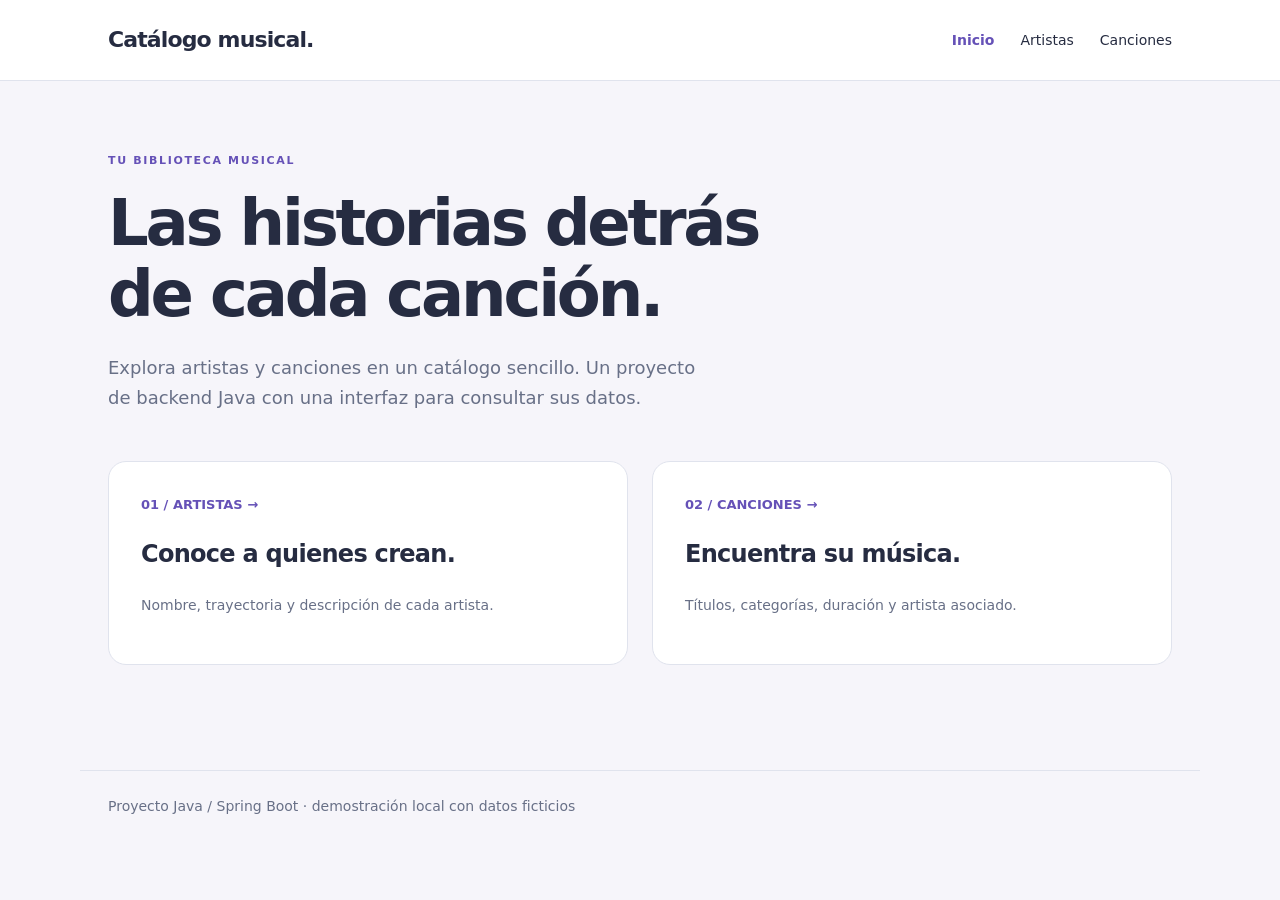
<file: src/main/resources/static/index.html>
<!doctype html>
<html lang="es">
  <head>
    <meta charset="utf-8" />
    <meta name="viewport" content="width=device-width,initial-scale=1" />
    <title>Inicio · Catálogo musical</title>
    <link rel="stylesheet" href="css/catalog.css" />
  </head>
  <body>
    <header>
      <nav aria-label="Navegación principal">
        <a class="brand" href="index.html"
          >Catálogo musical<span aria-hidden="true">.</span></a
        ><a href="index.html" aria-current="page">Inicio</a
        ><a href="artist.html">Artistas</a><a href="song.html">Canciones</a>
      </nav>
    </header>
    <main>
      <p class="eyebrow">TU BIBLIOTECA MUSICAL</p>
      <h1>Las historias detrás de cada canción.</h1>
      <p class="lead">
        Explora artistas y canciones en un catálogo sencillo. Un proyecto de
        backend Java con una interfaz para consultar sus datos.
      </p>
      <div class="catalog-links">
        <a href="artist.html"
          ><span>01 / ARTISTAS →</span>
          <h2>Conoce a quienes crean.</h2>
          <p>Nombre, trayectoria y descripción de cada artista.</p></a
        ><a href="song.html"
          ><span>02 / CANCIONES →</span>
          <h2>Encuentra su música.</h2>
          <p>Títulos, categorías, duración y artista asociado.</p></a
        >
      </div>
    </main>
    <footer>
      Proyecto Java / Spring Boot · demostración local con datos ficticios
    </footer>
  </body>
</html>
</file>
<file: src/main/resources/static/css/catalog.css>
:root {
  --ink: #262c41;
  --muted: #687087;
  --accent: #6551b7;
  --line: #e0e3ed;
  --paper: #f6f5fa;
}
* {
  box-sizing: border-box;
}
body {
  margin: 0;
  font:
    16px/1.65 system-ui,
    sans-serif;
  color: var(--ink);
  background: var(--paper);
}
a {
  color: inherit;
}
a:focus-visible,
button:focus-visible {
  outline: 3px solid var(--accent);
  outline-offset: 5px;
}
header {
  border-bottom: 1px solid var(--line);
  background: #fff;
}
nav {
  max-width: 1120px;
  margin: auto;
  padding: 22px 28px;
  display: flex;
  gap: 26px;
  align-items: center;
  flex-wrap: wrap;
}
nav .brand {
  font-weight: 800;
  letter-spacing: -0.04em;
  font-size: 22px;
  margin-right: auto;
  text-decoration: none;
}
nav a {
  font-size: 14px;
  text-decoration: none;
}
nav a[aria-current="page"] {
  color: var(--accent);
  font-weight: 700;
}
main {
  max-width: 1120px;
  padding: 60px 28px;
  margin: auto;
}
.eyebrow {
  font-size: 11px;
  letter-spacing: 0.15em;
  font-weight: 700;
  color: var(--accent);
  text-transform: uppercase;
}
h1 {
  font-size: clamp(36px, 5vw, 64px);
  line-height: 1.1;
  letter-spacing: -0.05em;
  max-width: 750px;
  margin: 18px 0 24px;
}
h2 {
  font-size: 24px;
  letter-spacing: -0.03em;
}
.lead {
  color: var(--muted);
  max-width: 610px;
  font-size: 18px;
  margin-bottom: 35px;
}
.catalog-links {
  display: grid;
  grid-template-columns: 1fr 1fr;
  gap: 24px;
  margin-top: 48px;
}
.catalog-links a {
  padding: 32px;
  border: 1px solid var(--line);
  border-radius: 18px;
  background: #fff;
  text-decoration: none;
}
.catalog-links a:hover {
  border-color: var(--accent);
}
.catalog-links span {
  display: block;
  color: var(--accent);
  font-size: 13px;
  font-weight: 600;
}
.catalog-links p,
footer {
  color: var(--muted);
  font-size: 14px;
}
.table-wrap {
  overflow: auto;
  border: 1px solid var(--line);
  border-radius: 14px;
  background: #fff;
}
table {
  border-collapse: collapse;
  min-width: 640px;
  width: 100%;
  text-align: left;
}
th,
td {
  padding: 18px 20px;
  border-bottom: 1px solid var(--line);
  overflow-wrap: anywhere;
}
th {
  font-size: 11px;
  text-transform: uppercase;
  letter-spacing: 0.08em;
  color: var(--muted);
  background: #f0eef7;
}
td {
  font-size: 14px;
}
tr:last-child td {
  border: 0;
}
.status {
  color: var(--muted);
  min-height: 1.7em;
}
footer {
  max-width: 1120px;
  margin: 45px auto 0;
  padding: 24px 28px;
  border-top: 1px solid var(--line);
}
@media (max-width: 600px) {
  nav {
    gap: 18px;
    padding: 18px 20px;
  }
  nav .brand {
    width: 100%;
  }
  main {
    padding: 40px 20px;
  }
  .catalog-links {
    grid-template-columns: 1fr;
    margin-top: 30px;
  }
  .catalog-links a {
    padding: 25px;
  }
}
</file>
